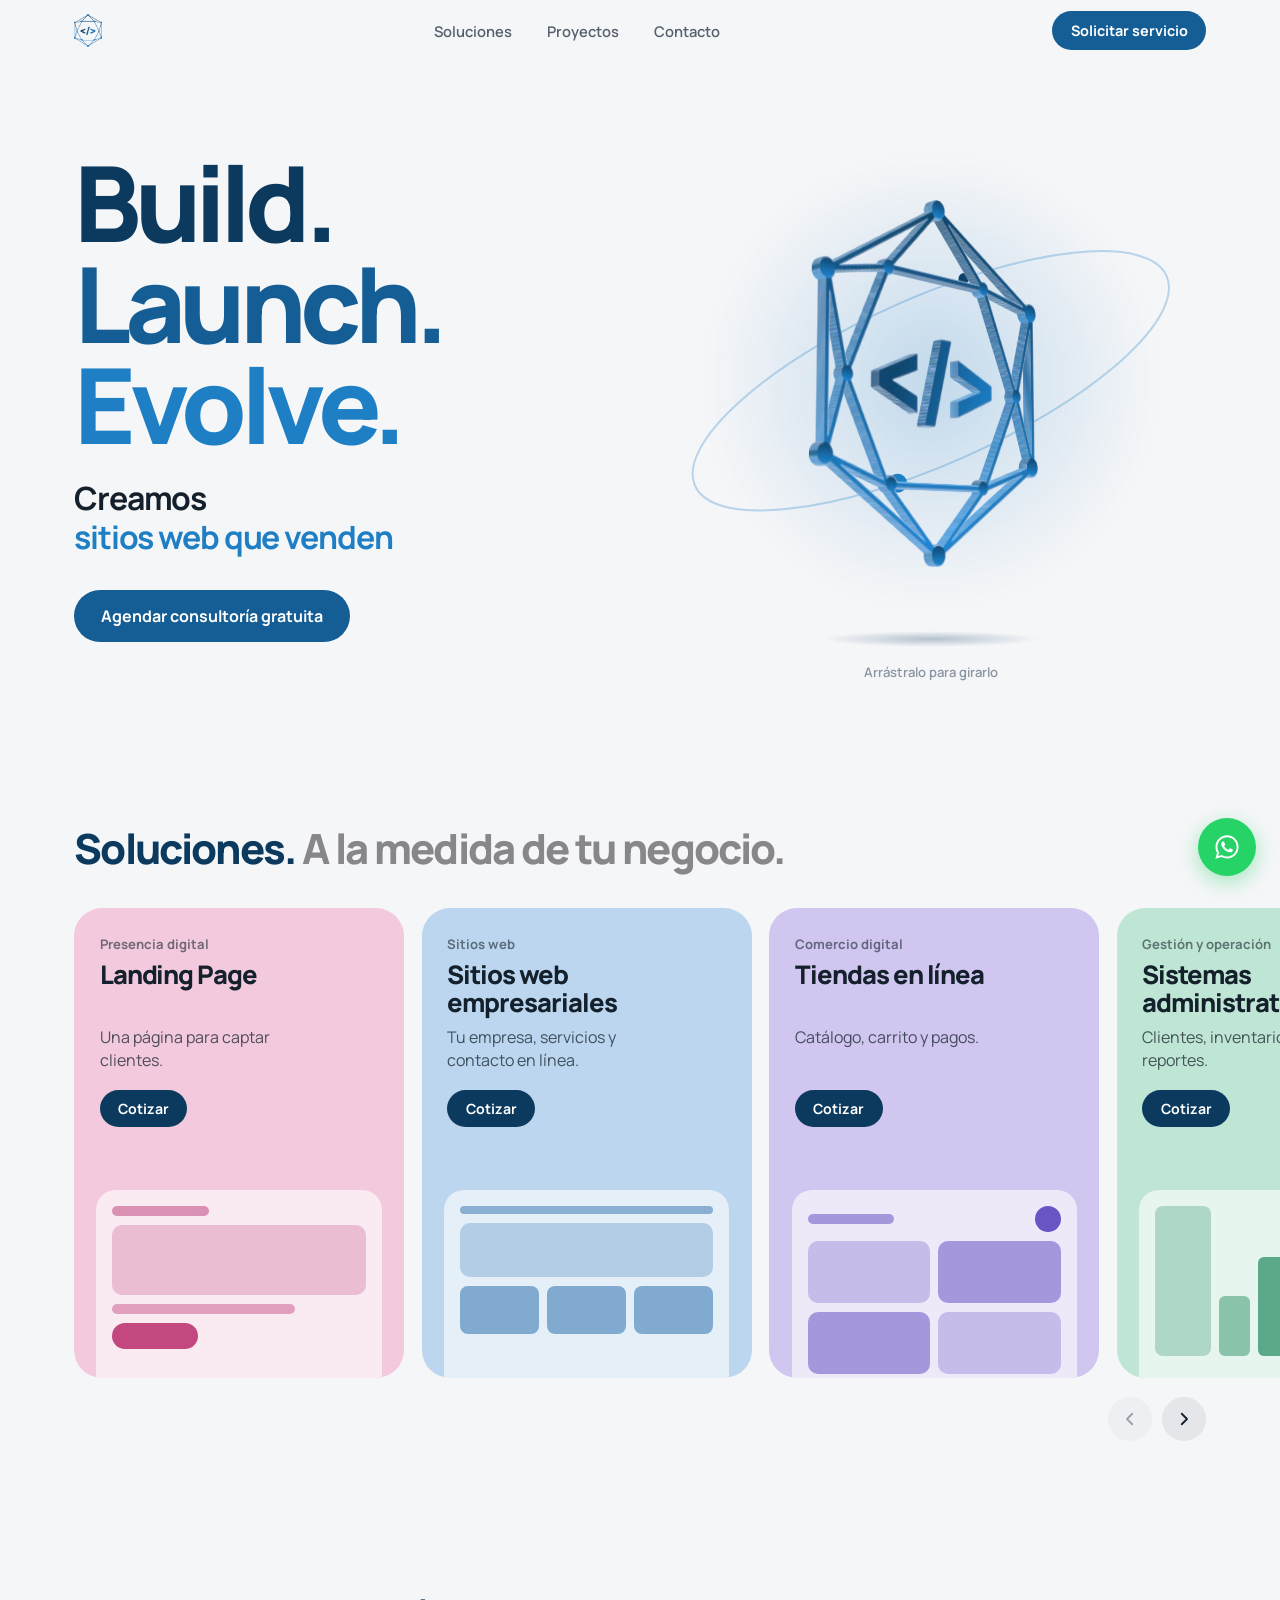
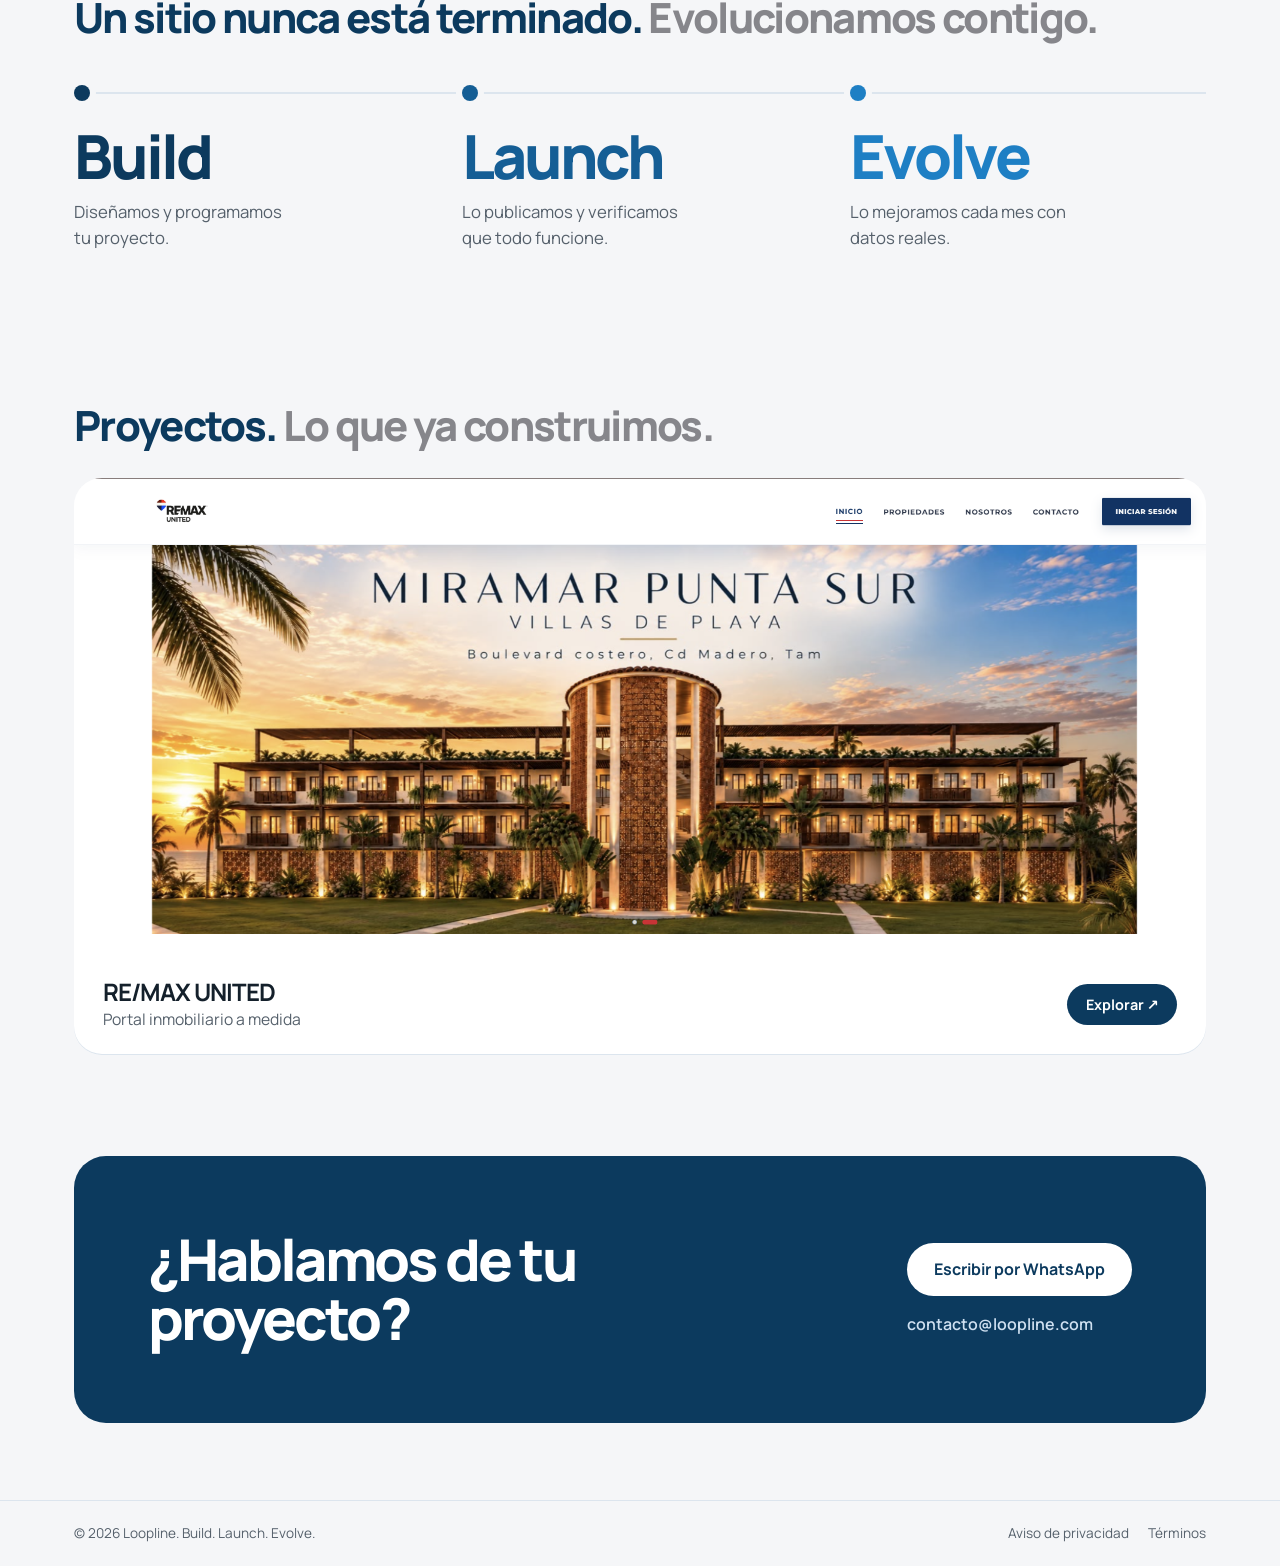
<file: index.html>
<!DOCTYPE html>
<html lang="es">
<head>
<meta charset="UTF-8">
<meta name="viewport" content="width=device-width, initial-scale=1.0">
<title>Iterra | Desarrollo web, software y soluciones digitales</title>
<meta name="description" content="Loopline desarrolla sitios web, tiendas en línea, sistemas empresariales, plataformas digitales y automatizaciones para negocios en México.">
<meta property="og:title" content="Loopline | Desarrollo Web y Sistemas Digitales para Empresas">
<meta property="og:description" content="Desarrollo web, software a medida, comercio electrónico, automatización y soluciones digitales para empresas.">
<meta property="og:image" content="loopline.png">
<meta property="og:type" content="website">
<meta name="robots" content="index,follow,max-image-preview:large">
<meta name="theme-color" content="#0b1b35">
<meta property="og:locale" content="es_MX">
<meta name="twitter:card" content="summary_large_image">
<link rel="canonical" href="https://TU-DOMINIO.mx/">
<meta property="og:url" content="https://TU-DOMINIO.mx/">
<script type="application/ld+json">{"@context": "https://schema.org", "@type": "ProfessionalService", "name": "Loopline", "url": "https://TU-DOMINIO.mx/", "logo": "https://TU-DOMINIO.mx/loopline.png", "image": "https://TU-DOMINIO.mx/loopline.png", "description": "Desarrollo web, tiendas en línea, sistemas empresariales, plataformas digitales y automatizaciones para negocios en México.", "email": "contacto@loopline.com", "telephone": "+528333126947", "slogan": "Build. Launch. Evolve.", "areaServed": [{"@type": "City", "name": "Tampico"}, {"@type": "City", "name": "Ciudad Madero"}, {"@type": "City", "name": "Altamira"}, {"@type": "Country", "name": "México"}], "knowsAbout": ["Desarrollo web", "Tiendas en línea", "Software a la medida", "Automatización"]}</script>

<link rel="icon" href="loopline.png" type="image/png">
<link rel="preconnect" href="https://fonts.googleapis.com">
<link rel="preconnect" href="https://fonts.gstatic.com" crossorigin>
<link href="https://fonts.googleapis.com/css2?family=Manrope:wght@400;500;600;700;800&display=swap" rel="stylesheet">
<link rel="stylesheet" href="styles.css">

</head>
<body>

  <header class="header-marca">
    <div class="header-in">
      <a href="#" class="nombre-marca"><img src="loopline.png" alt=""></a>
      <nav class="nav-links" aria-label="Principal">
        <a href="#soluciones">Soluciones</a>
        <a href="#proyectos" id="nav-proyectos">Proyectos</a>
        <a href="#contacto">Contacto</a>
      </nav>
      <a href="#soluciones" class="btn-cotizar">Solicitar servicio</a>
    </div>
  </header>

  <main>
    <section class="hero">
      <div class="hero-texto">
        <h1 id="hero-h1"><span class="w1">Build.</span><span class="w2">Launch.</span><span class="w3">Evolve.</span></h1>
        <p id="hero-p">Creamos <span class="rota" id="rota">sitios web que venden</span></p>
        <a href="#contacto" class="btn-primario" data-solicitar="consultoria">Agendar consultoría gratuita</a>
      </div>
      <div class="logo3d-stage" id="logo3d-stage" tabindex="0" role="img" aria-label="Logo de Loopline en 3D. Arrástralo o usa las flechas del teclado para girarlo.">
        <div class="logo3d-escena" id="logo3d-escena">
          <div class="logo3d-aura" aria-hidden="true"></div>
          <div class="logo3d" id="logo3d"><img src="loopline.png" alt=""></div>
          <svg class="orbita" viewBox="0 0 400 400" aria-hidden="true">
            <g transform="rotate(-24 200 200)">
              <ellipse cx="200" cy="200" rx="192" ry="62" fill="none" stroke="#1E7FC4" stroke-opacity=".28" stroke-width="1.5"/>
              <circle r="7" fill="#1E7FC4"><animateMotion dur="9s" repeatCount="indefinite" path="M8,200 a192,62 0 1,0 384,0 a192,62 0 1,0 -384,0"/></circle>
              <circle r="4" fill="#0C3A5E"><animateMotion dur="9s" begin="-4.5s" repeatCount="indefinite" path="M8,200 a192,62 0 1,0 384,0 a192,62 0 1,0 -384,0"/></circle>
            </g>
          </svg>
        </div>
        <div class="logo3d-sombra" aria-hidden="true"></div>
        <div class="logo3d-pista" aria-hidden="true">Arrástralo para girarlo</div>
      </div>
    </section>

    <section class="soluciones" id="soluciones">
      <h2 class="sec-titulo"><b>Soluciones.</b> A la medida de tu negocio.</h2>
      <div class="sv-track" id="sv-track" tabindex="-1">
      <article class="sv-card" style="--bg:#F2C9DD;--c:#C2487F">
        <div class="sv-cat">Presencia digital</div>
        <h3>Landing Page</h3>
        <p class="sv-desc">Una página para captar clientes.</p>
        <button type="button" class="sv-cta" data-cotizar="Landing Page">Cotizar</button>
        <div class="sv-vis v1" aria-hidden="true"><i style="--w:38%;--o:.55"></i><i style="--h:70px;--o:.28;--r:10px"></i><i style="--w:72%;--o:.45"></i><i style="--w:34%;--h:26px;--r:99px"></i></div>
      </article>
      <article class="sv-card" style="--bg:#BBD6EE;--c:#2F73B0">
        <div class="sv-cat">Sitios web</div>
        <h3>Sitios web empresariales</h3>
        <p class="sv-desc">Tu empresa, servicios y contacto en línea.</p>
        <button type="button" class="sv-cta" data-cotizar="Sitios web empresariales">Cotizar</button>
        <div class="sv-vis v2" aria-hidden="true"><i style="--h:8px;--o:.5"></i><i style="--h:54px;--o:.28;--r:10px"></i><div class="row"><i style="--h:48px;--o:.55;--r:8px"></i><i style="--h:48px;--o:.55;--r:8px"></i><i style="--h:48px;--o:.55;--r:8px"></i></div></div>
      </article>
      <article class="sv-card" style="--bg:#D0C6F0;--c:#6B55C4">
        <div class="sv-cat">Comercio digital</div>
        <h3>Tiendas en línea</h3>
        <p class="sv-desc">Catálogo, carrito y pagos.</p>
        <button type="button" class="sv-cta" data-cotizar="Tiendas en línea">Cotizar</button>
        <div class="sv-vis v3" aria-hidden="true"><div class="row" style="--al:center;--jc:space-between"><i style="--w:34%;--f:0 0 auto;--o:.55"></i><i style="--w:26px;--h:26px;--r:50%;--f:0 0 auto"></i></div><div class="row"><i style="--h:62px;--o:.3;--r:10px"></i><i style="--h:62px;--o:.55;--r:10px"></i></div><div class="row"><i style="--h:62px;--o:.55;--r:10px"></i><i style="--h:62px;--o:.3;--r:10px"></i></div></div>
      </article>
      <article class="sv-card" style="--bg:#BFE6D4;--c:#2E9168">
        <div class="sv-cat">Gestión y operación</div>
        <h3>Sistemas administrativos</h3>
        <p class="sv-desc">Clientes, inventario y reportes.</p>
        <button type="button" class="sv-cta" data-cotizar="Sistemas administrativos">Cotizar</button>
        <div class="sv-vis v4" aria-hidden="true"><div class="row" style="height:150px"><i style="--f:0 0 22%;--h:auto;--o:.3;--r:8px"></i><div class="row" style="flex:1;--al:flex-end"><i style="--h:40%;--o:.5"></i><i style="--h:66%;--o:.75"></i><i style="--h:48%;--o:.5"></i><i style="--h:90%"></i><i style="--h:72%;--o:.75"></i></div></div></div>
      </article>
      <article class="sv-card" style="--bg:#F7D6BB;--c:#D2742B">
        <div class="sv-cat">Agenda en línea</div>
        <h3>Sistemas de reservaciones</h3>
        <p class="sv-desc">Citas y reservas en línea.</p>
        <button type="button" class="sv-cta" data-cotizar="Sistemas de reservaciones">Cotizar</button>
        <div class="sv-vis v5" aria-hidden="true"><i style="--w:40%;--o:.55"></i><div class="cal"><i></i><i></i><i></i><i class="mid"></i><i></i><i></i><i></i><i></i><i></i><i class="on"></i><i></i><i></i><i></i><i></i><i></i><i></i><i class="on"></i><i></i><i></i><i></i><i></i><i></i><i class="mid"></i><i></i><i></i><i></i><i></i><i></i></div></div>
      </article>
      <article class="sv-card" style="--bg:#F3E5AB;--c:#B8921A">
        <div class="sv-cat">Desarrollo especializado</div>
        <h3>Plataformas y sistemas personalizados</h3>
        <p class="sv-desc">Aplicaciones web a tu medida.</p>
        <button type="button" class="sv-cta" data-cotizar="Plataformas y sistemas personalizados">Cotizar</button>
        <div class="sv-vis v6" aria-hidden="true"><i style="--x:0;--y:0;--o:.22"></i><i style="--x:22;--y:26;--o:.45"></i><i style="--x:44;--y:52;--o:.9"></i></div>
      </article>
      <article class="sv-card" style="--bg:#CDD8E4;--c:#4B6480">
        <div class="sv-cat">Soporte continuo</div>
        <h3>Mantenimiento web</h3>
        <p class="sv-desc">Respaldos, seguridad y soporte.</p>
        <button type="button" class="sv-cta" data-cotizar="Mantenimiento web">Cotizar</button>
        <div class="sv-vis v7" aria-hidden="true"><div class="row" style="--al:center"><i style="--w:28px;--h:28px;--r:50%;--f:0 0 auto"></i><i style="--w:55%;--f:0 0 auto;--o:.5"></i></div><div class="row" style="--al:center;--jc:space-between"><i style="--w:52%;--f:0 0 auto;--o:.4"></i><i class="tog" style="--w:38px;--h:20px;--r:99px;--f:0 0 auto"></i></div><div class="row" style="--al:center;--jc:space-between"><i style="--w:44%;--f:0 0 auto;--o:.4"></i><i class="tog" style="--w:38px;--h:20px;--r:99px;--f:0 0 auto"></i></div><div class="row" style="--al:center;--jc:space-between"><i style="--w:60%;--f:0 0 auto;--o:.4"></i><i class="tog off" style="--w:38px;--h:20px;--r:99px;--f:0 0 auto"></i></div></div>
      </article>
      </div>
      <div class="sv-controles">
        <button type="button" class="sv-nav" id="sv-prev" aria-label="Ver soluciones anteriores"><svg viewBox="0 0 24 24" fill="none" stroke="currentColor" stroke-width="2.4" stroke-linecap="round" stroke-linejoin="round" aria-hidden="true"><path d="M15 5l-7 7 7 7"/></svg></button>
        <button type="button" class="sv-nav" id="sv-next" aria-label="Ver más soluciones"><svg viewBox="0 0 24 24" fill="none" stroke="currentColor" stroke-width="2.4" stroke-linecap="round" stroke-linejoin="round" aria-hidden="true"><path d="M9 5l7 7-7 7"/></svg></button>
      </div>
    </section>

    <section class="ciclo" id="nosotros">
      <div class="wrap">
        <h2 class="sec-titulo"><b>Un sitio nunca está terminado.</b> Evolucionamos contigo.</h2>
        <ol class="ciclo-lista">
          <li><strong>Build</strong><p>Diseñamos y programamos tu proyecto.</p></li>
          <li><strong>Launch</strong><p>Lo publicamos y verificamos que todo funcione.</p></li>
          <li><strong>Evolve</strong><p>Lo mejoramos cada mes con datos reales.</p></li>
        </ol>
      </div>
    </section>

    <section class="proyectos" id="proyectos">
      <div class="wrap">
        <h2 class="sec-titulo"><b>Proyectos.</b> Lo que ya construimos.</h2>
        <div id="proyectos-grid"></div>
      </div>
    </section>

    <section class="contacto" id="contacto">
      <div class="wrap">
        <div class="contacto-card">
          <h2>¿Hablamos de tu proyecto?</h2>
          <div class="contacto-acciones">
            <a class="btn-primario btn-claro" href="https://wa.me/528333126947?text=Hola%20Loopline%2C%20quiero%20hablar%20sobre%20un%20proyecto." target="_blank" rel="noopener">Escribir por WhatsApp</a>
            <a class="contacto-email" href="mailto:contacto@loopline.com">contacto@loopline.com</a>
          </div>
        </div>
      </div>
    </section>
  </main>

  <dialog id="dlg-solicitud" class="dlg dlg-solicitud" aria-labelledby="solicitud-titulo">
    <form id="form-solicitud" novalidate>
      <button type="button" class="dlg-x" id="solicitud-cerrar" aria-label="Cerrar">×</button>
      <header class="solicitud-cabecera"><div class="solicitud-marca"><img src="loopline.png" alt="Loopline" class="solicitud-logo"><div><span class="solicitud-kicker">LOOPLINE</span><span class="solicitud-tagline">SOLUCIONES DIGITALES</span></div></div><span class="solicitud-sin-costo">Sin compromiso</span></header>
      <div class="solicitud-intro"><p class="solicitud-eyebrow">COTIZACIÓN PERSONALIZADA</p><h3 id="solicitud-titulo">Cuéntanos sobre tu proyecto</h3><p class="dlg-resumen">Completa tus datos y prepara tu solicitud para enviarla a nuestro equipo.</p></div>
      <input type="hidden" id="solicitud-tipo" name="tipo_solicitud" value="cotizacion"><input type="hidden" id="solicitud-interes" name="interes">
      <div class="solicitud-grid">
        <div class="campo"><label for="sol-nombre">Nombre *</label><input id="sol-nombre" name="nombre" required maxlength="80" autocomplete="given-name" placeholder=" "></div>
        <div class="campo"><label for="sol-apellido">Apellido *</label><input id="sol-apellido" name="apellido" required maxlength="100" autocomplete="family-name" placeholder=" "></div>
        <div class="campo full"><label for="sol-empresa">Nombre de la empresa o negocio *</label><input id="sol-empresa" name="empresa" required maxlength="160" autocomplete="organization" placeholder=" "></div>
        <div class="campo full"><label for="sol-giro">Descripción breve del negocio *</label><textarea id="sol-giro" name="descripcion_negocio" required maxlength="1200" rows="3" placeholder="Cuéntanos brevemente a qué se dedica tu negocio."></textarea></div>
        <div class="campo"><label for="sol-correo">Correo electrónico *</label><input id="sol-correo" name="correo" type="email" required maxlength="200" autocomplete="email" placeholder=" "></div>
        <div class="campo"><label for="sol-whatsapp">Número de teléfono / WhatsApp *</label><input id="sol-whatsapp" name="whatsapp" type="tel" required maxlength="40" autocomplete="tel" placeholder="+52..."></div>
        <div class="campo full"><label for="sol-detalles">¿Qué servicio necesitas y qué te gustaría lograr? *</label><textarea id="sol-detalles" name="detalles" required maxlength="2500" rows="4" placeholder="Describe brevemente lo que necesitas."></textarea></div>
      </div>
      <p class="solicitud-privacidad">Usamos tus datos solo para dar seguimiento a tu cotización. Al enviarla, se abre WhatsApp con tu solicitud.</p>
      <label class="solicitud-consent"><input type="checkbox" id="sol-consentimiento" name="consentimiento" required> <span>He leído el <a href="privacidad.html" target="_blank" rel="noopener">Aviso de privacidad</a> y acepto el tratamiento de mis datos para recibir mi cotización. *</span></label>
      <button type="submit" class="btn-enviar" id="solicitud-enviar">Enviar cotización</button>
    </form><p class="form-estado" id="solicitud-estado" role="status" aria-live="polite"></p>
  </dialog>

  <footer class="footer">
    <div class="footer-inner">
      <span>© <span id="anio"></span> Loopline. Build. Launch. Evolve.</span>
      <span><a href="privacidad.html">Aviso de privacidad</a><a href="terminos.html">Términos</a></span>
    </div>
  </footer>

  <a id="wa-flotante" href="https://wa.me/528333126947?text=Hola%20Loopline%2C%20quiero%20hablar%20sobre%20un%20proyecto%20para%20mi%20empresa" class="btn-whatsapp" target="_blank" rel="noopener" aria-label="Escríbenos por WhatsApp">
    <svg viewBox="0 0 24 24" fill="white" aria-hidden="true"><path d="M12.04 2C6.58 2 2.13 6.45 2.13 11.91c0 1.75.46 3.45 1.32 4.95L2.05 22l5.25-1.38a9.87 9.87 0 0 0 4.74 1.21h.01c5.46 0 9.9-4.45 9.9-9.91 0-2.65-1.03-5.14-2.9-7.01A9.82 9.82 0 0 0 12.04 2zm0 18.13h-.01a8.2 8.2 0 0 1-4.18-1.14l-.3-.18-3.12.82.83-3.04-.2-.31a8.22 8.22 0 0 1-1.26-4.37c0-4.54 3.7-8.24 8.25-8.24 2.2 0 4.27.86 5.83 2.42a8.18 8.18 0 0 1 2.41 5.83c0 4.54-3.7 8.21-8.25 8.21zm4.52-6.16c-.25-.12-1.47-.72-1.69-.81-.23-.08-.39-.12-.56.13-.17.25-.64.81-.78.97-.14.17-.29.19-.54.06-.25-.12-1.04-.38-1.99-1.22-.73-.66-1.23-1.46-1.37-1.71-.14-.25-.02-.38.11-.51.11-.11.25-.29.37-.43.12-.14.16-.25.25-.41.08-.17.04-.31-.02-.43-.06-.12-.56-1.35-.77-1.85-.2-.48-.41-.42-.56-.43-.14-.01-.31-.01-.48-.01-.17 0-.43.06-.66.31-.23.25-.86.84-.86 2.05 0 1.21.88 2.38 1 2.54.12.17 1.74 2.65 4.21 3.72.59.25 1.05.4 1.41.52.59.19 1.13.16 1.56.1.48-.07 1.47-.6 1.67-1.18.21-.58.21-1.07.14-1.18-.06-.1-.23-.16-.48-.28z"/></svg>
  </a>

  <script src="site.js" defer></script>
  <script src="cotizaciones.js" defer></script>

</body>
</html>
</file>
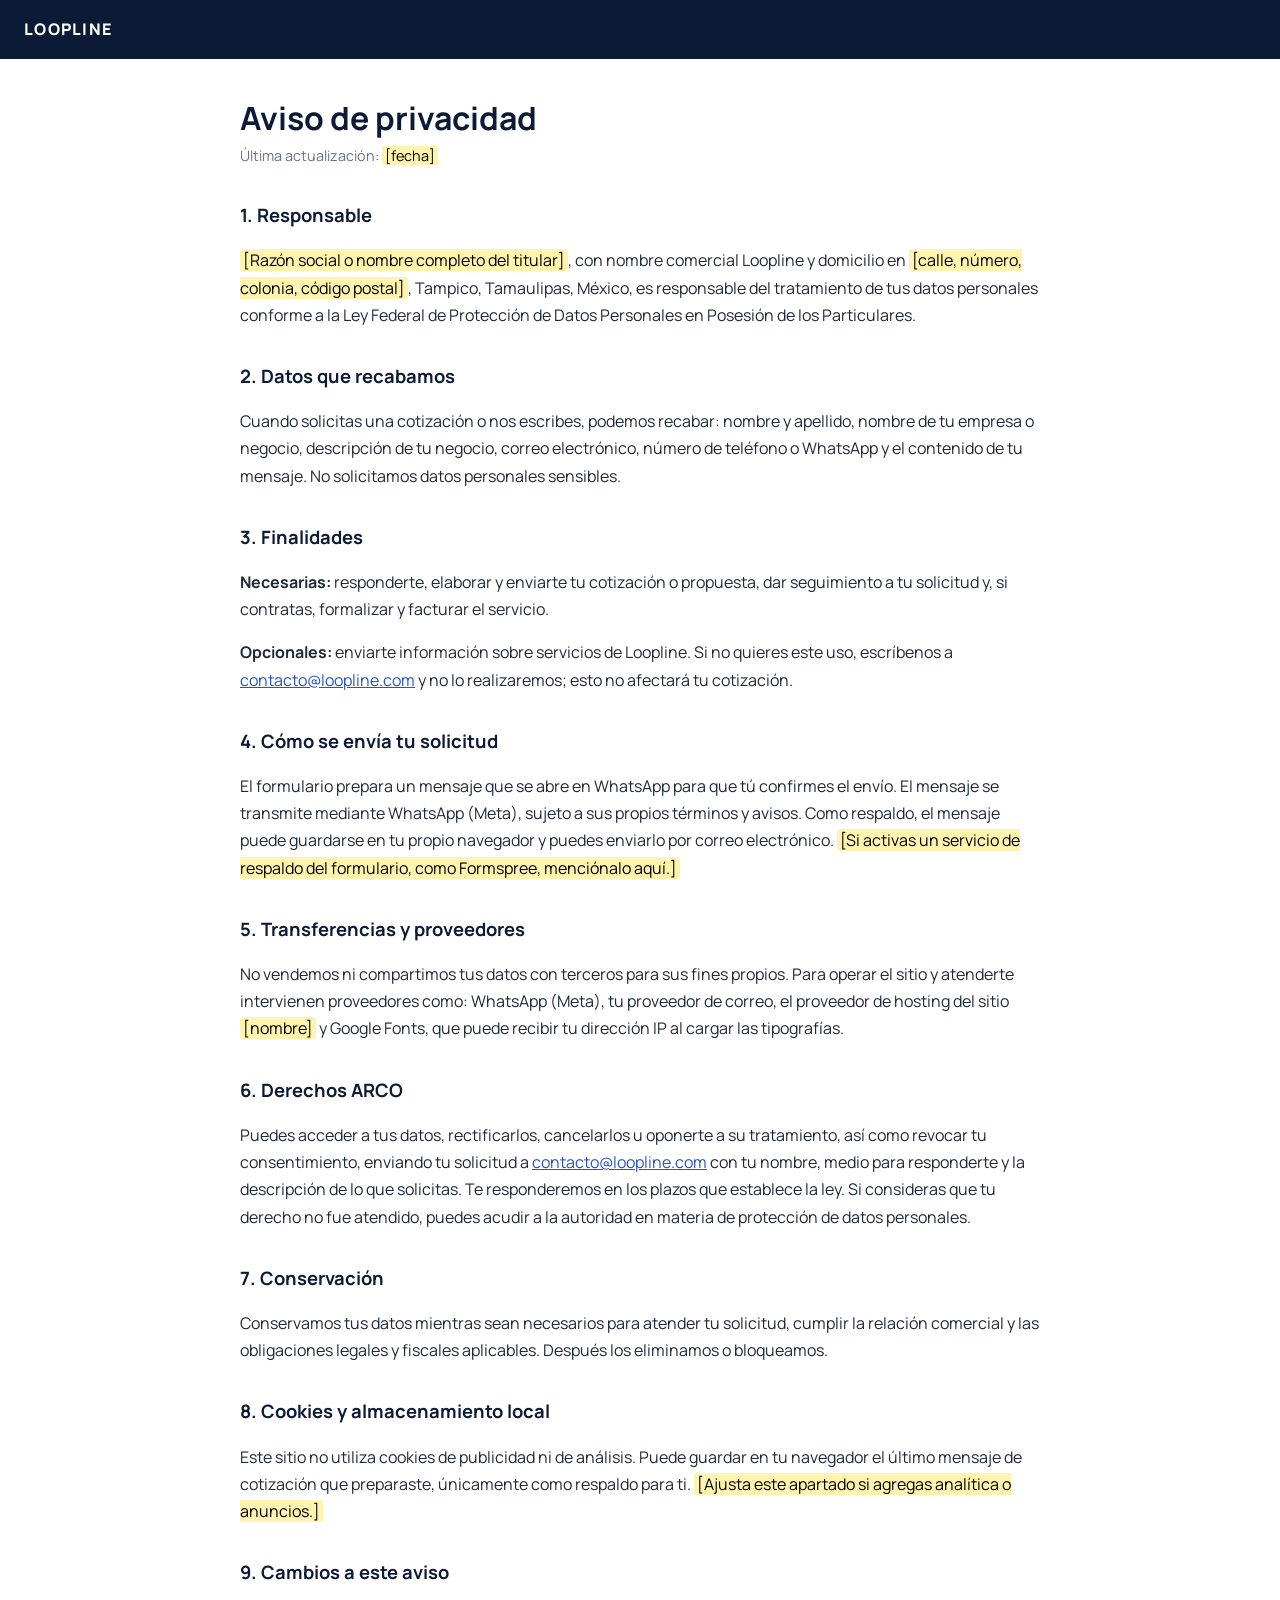
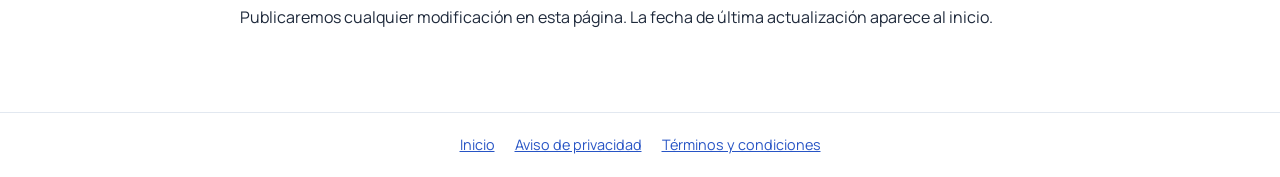
<file: privacidad.html>
<!DOCTYPE html>
<html lang="es">
<head>
<meta charset="UTF-8">
<meta name="viewport" content="width=device-width, initial-scale=1.0">
<title>Aviso de privacidad | Loopline</title>
<meta name="description" content="Aviso de privacidad de Loopline.">
<meta name="robots" content="index,follow">
<link rel="canonical" href="https://TU-DOMINIO.mx/privacidad.html">
<link rel="icon" href="loopline.png" type="image/png">
<link rel="preconnect" href="https://fonts.googleapis.com">
<link rel="preconnect" href="https://fonts.gstatic.com" crossorigin>
<link href="https://fonts.googleapis.com/css2?family=Manrope:wght@400;600;700;800&display=swap" rel="stylesheet">
<style>
body{margin:0;font:16px/1.7 Manrope,system-ui,sans-serif;color:#1e293b;background:#fff}
header{background:#0b1b35;padding:16px 24px}header a{color:#fff;font-weight:800;letter-spacing:.08em;text-decoration:none}
main{max-width:800px;margin:0 auto;padding:40px 24px 64px}
h1{font-size:2rem;line-height:1.2;margin:0 0 6px;color:#0b1b35}h2{font-size:1.15rem;margin:32px 0 8px;color:#0b1b35}
.fecha{color:#64748b;font-size:.9rem;margin:0 0 24px}a{color:#2754c5}ul{padding-left:20px}
mark{background:#fff3b0;padding:0 3px;border-radius:3px}
footer{border-top:1px solid #e2e8f0;padding:20px 24px;text-align:center;font-size:.9rem;color:#64748b}footer a{margin:0 10px}
</style>
</head>
<body>
<header><a href="index.html">LOOPLINE</a></header>
<main>
<h1>Aviso de privacidad</h1>
<p class="fecha">Última actualización: <mark>[fecha]</mark></p>
<h2>1. Responsable</h2><p><mark>[Razón social o nombre completo del titular]</mark>, con nombre comercial Loopline y domicilio en <mark>[calle, número, colonia, código postal]</mark>, Tampico, Tamaulipas, México, es responsable del tratamiento de tus datos personales conforme a la Ley Federal de Protección de Datos Personales en Posesión de los Particulares.</p><h2>2. Datos que recabamos</h2><p>Cuando solicitas una cotización o nos escribes, podemos recabar: nombre y apellido, nombre de tu empresa o negocio, descripción de tu negocio, correo electrónico, número de teléfono o WhatsApp y el contenido de tu mensaje. No solicitamos datos personales sensibles.</p><h2>3. Finalidades</h2><p><b>Necesarias:</b> responderte, elaborar y enviarte tu cotización o propuesta, dar seguimiento a tu solicitud y, si contratas, formalizar y facturar el servicio.</p><p><b>Opcionales:</b> enviarte información sobre servicios de Loopline. Si no quieres este uso, escríbenos a <a href="mailto:contacto@loopline.com">contacto@loopline.com</a> y no lo realizaremos; esto no afectará tu cotización.</p><h2>4. Cómo se envía tu solicitud</h2><p>El formulario prepara un mensaje que se abre en WhatsApp para que tú confirmes el envío. El mensaje se transmite mediante WhatsApp (Meta), sujeto a sus propios términos y avisos. Como respaldo, el mensaje puede guardarse en tu propio navegador y puedes enviarlo por correo electrónico. <mark>[Si activas un servicio de respaldo del formulario, como Formspree, menciónalo aquí.]</mark></p><h2>5. Transferencias y proveedores</h2><p>No vendemos ni compartimos tus datos con terceros para sus fines propios. Para operar el sitio y atenderte intervienen proveedores como: WhatsApp (Meta), tu proveedor de correo, el proveedor de hosting del sitio <mark>[nombre]</mark> y Google Fonts, que puede recibir tu dirección IP al cargar las tipografías.</p><h2>6. Derechos ARCO</h2><p>Puedes acceder a tus datos, rectificarlos, cancelarlos u oponerte a su tratamiento, así como revocar tu consentimiento, enviando tu solicitud a <a href="mailto:contacto@loopline.com">contacto@loopline.com</a> con tu nombre, medio para responderte y la descripción de lo que solicitas. Te responderemos en los plazos que establece la ley. Si consideras que tu derecho no fue atendido, puedes acudir a la autoridad en materia de protección de datos personales.</p><h2>7. Conservación</h2><p>Conservamos tus datos mientras sean necesarios para atender tu solicitud, cumplir la relación comercial y las obligaciones legales y fiscales aplicables. Después los eliminamos o bloqueamos.</p><h2>8. Cookies y almacenamiento local</h2><p>Este sitio no utiliza cookies de publicidad ni de análisis. Puede guardar en tu navegador el último mensaje de cotización que preparaste, únicamente como respaldo para ti. <mark>[Ajusta este apartado si agregas analítica o anuncios.]</mark></p><h2>9. Cambios a este aviso</h2><p>Publicaremos cualquier modificación en esta página. La fecha de última actualización aparece al inicio.</p>
</main>
<footer><a href="index.html">Inicio</a><a href="privacidad.html">Aviso de privacidad</a><a href="terminos.html">Términos y condiciones</a></footer>
</body>
</html>
</file>
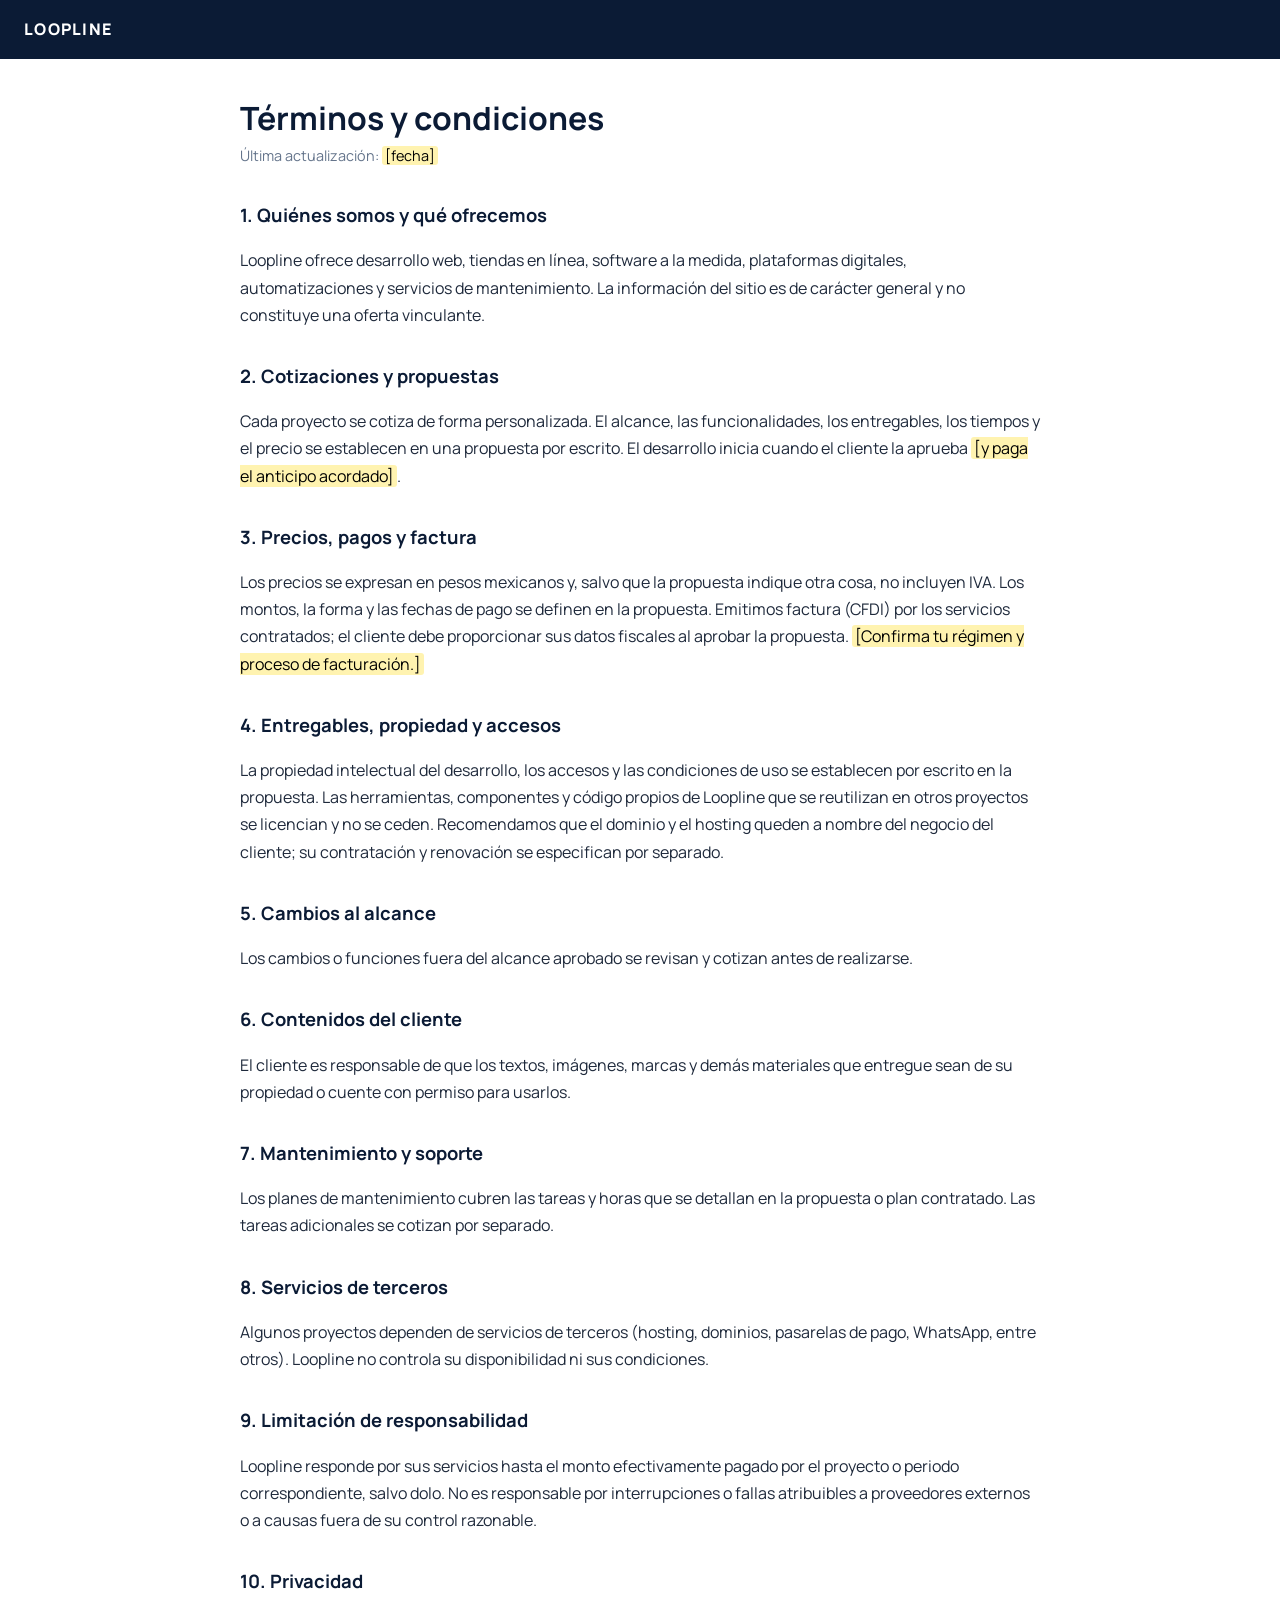
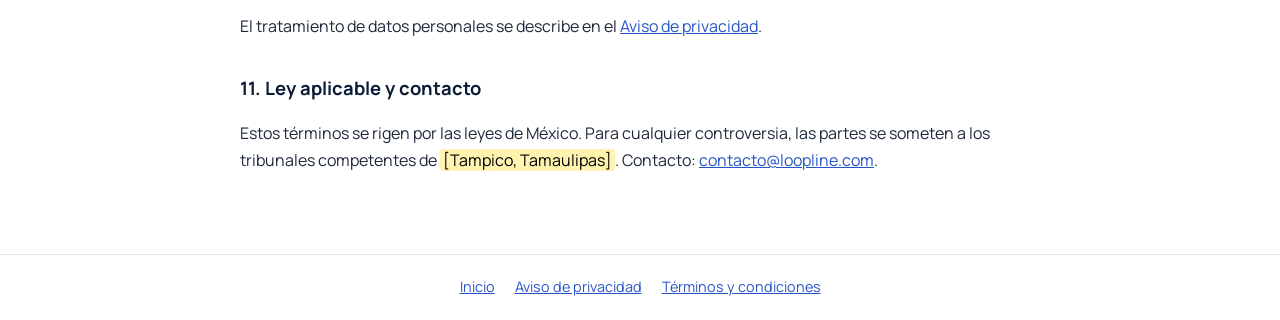
<file: terminos.html>
<!DOCTYPE html>
<html lang="es">
<head>
<meta charset="UTF-8">
<meta name="viewport" content="width=device-width, initial-scale=1.0">
<title>Términos y condiciones | Loopline</title>
<meta name="description" content="Términos y condiciones de Loopline.">
<meta name="robots" content="index,follow">
<link rel="canonical" href="https://TU-DOMINIO.mx/terminos.html">
<link rel="icon" href="loopline.png" type="image/png">
<link rel="preconnect" href="https://fonts.googleapis.com">
<link rel="preconnect" href="https://fonts.gstatic.com" crossorigin>
<link href="https://fonts.googleapis.com/css2?family=Manrope:wght@400;600;700;800&display=swap" rel="stylesheet">
<style>
body{margin:0;font:16px/1.7 Manrope,system-ui,sans-serif;color:#1e293b;background:#fff}
header{background:#0b1b35;padding:16px 24px}header a{color:#fff;font-weight:800;letter-spacing:.08em;text-decoration:none}
main{max-width:800px;margin:0 auto;padding:40px 24px 64px}
h1{font-size:2rem;line-height:1.2;margin:0 0 6px;color:#0b1b35}h2{font-size:1.15rem;margin:32px 0 8px;color:#0b1b35}
.fecha{color:#64748b;font-size:.9rem;margin:0 0 24px}a{color:#2754c5}ul{padding-left:20px}
mark{background:#fff3b0;padding:0 3px;border-radius:3px}
footer{border-top:1px solid #e2e8f0;padding:20px 24px;text-align:center;font-size:.9rem;color:#64748b}footer a{margin:0 10px}
</style>
</head>
<body>
<header><a href="index.html">LOOPLINE</a></header>
<main>
<h1>Términos y condiciones</h1>
<p class="fecha">Última actualización: <mark>[fecha]</mark></p>
<h2>1. Quiénes somos y qué ofrecemos</h2><p>Loopline ofrece desarrollo web, tiendas en línea, software a la medida, plataformas digitales, automatizaciones y servicios de mantenimiento. La información del sitio es de carácter general y no constituye una oferta vinculante.</p><h2>2. Cotizaciones y propuestas</h2><p>Cada proyecto se cotiza de forma personalizada. El alcance, las funcionalidades, los entregables, los tiempos y el precio se establecen en una propuesta por escrito. El desarrollo inicia cuando el cliente la aprueba <mark>[y paga el anticipo acordado]</mark>.</p><h2>3. Precios, pagos y factura</h2><p>Los precios se expresan en pesos mexicanos y, salvo que la propuesta indique otra cosa, no incluyen IVA. Los montos, la forma y las fechas de pago se definen en la propuesta. Emitimos factura (CFDI) por los servicios contratados; el cliente debe proporcionar sus datos fiscales al aprobar la propuesta. <mark>[Confirma tu régimen y proceso de facturación.]</mark></p><h2>4. Entregables, propiedad y accesos</h2><p>La propiedad intelectual del desarrollo, los accesos y las condiciones de uso se establecen por escrito en la propuesta. Las herramientas, componentes y código propios de Loopline que se reutilizan en otros proyectos se licencian y no se ceden. Recomendamos que el dominio y el hosting queden a nombre del negocio del cliente; su contratación y renovación se especifican por separado.</p><h2>5. Cambios al alcance</h2><p>Los cambios o funciones fuera del alcance aprobado se revisan y cotizan antes de realizarse.</p><h2>6. Contenidos del cliente</h2><p>El cliente es responsable de que los textos, imágenes, marcas y demás materiales que entregue sean de su propiedad o cuente con permiso para usarlos.</p><h2>7. Mantenimiento y soporte</h2><p>Los planes de mantenimiento cubren las tareas y horas que se detallan en la propuesta o plan contratado. Las tareas adicionales se cotizan por separado.</p><h2>8. Servicios de terceros</h2><p>Algunos proyectos dependen de servicios de terceros (hosting, dominios, pasarelas de pago, WhatsApp, entre otros). Loopline no controla su disponibilidad ni sus condiciones.</p><h2>9. Limitación de responsabilidad</h2><p>Loopline responde por sus servicios hasta el monto efectivamente pagado por el proyecto o periodo correspondiente, salvo dolo. No es responsable por interrupciones o fallas atribuibles a proveedores externos o a causas fuera de su control razonable.</p><h2>10. Privacidad</h2><p>El tratamiento de datos personales se describe en el <a href="privacidad.html">Aviso de privacidad</a>.</p><h2>11. Ley aplicable y contacto</h2><p>Estos términos se rigen por las leyes de México. Para cualquier controversia, las partes se someten a los tribunales competentes de <mark>[Tampico, Tamaulipas]</mark>. Contacto: <a href="mailto:contacto@loopline.com">contacto@loopline.com</a>.</p>
</main>
<footer><a href="index.html">Inicio</a><a href="privacidad.html">Aviso de privacidad</a><a href="terminos.html">Términos y condiciones</a></footer>
</body>
</html>
</file>
<file: styles.css>
/* Loopline — diseño minimalista · Build. Launch. Evolve. */
:root {
  --azul: #155E95;
  --azul-vivo: #1E7FC4;
  --azul-prof: #0C3A5E;
  --cielo: #EAF2FA;
  --tinta: #14202B;
  --gris: #55606B;
  --linea: #DCE5EE;
  --blanco: #FFFFFF;
  --fondo: #F5F6F8;
}
html { scroll-behavior: smooth; scroll-padding-top: 4.5rem; }
* { margin: 0; padding: 0; box-sizing: border-box; }
body { font-family: Manrope, system-ui, -apple-system, sans-serif; color: var(--tinta); background: var(--fondo); line-height: 1.5; -webkit-font-smoothing: antialiased; }
img { display: block; max-width: 100%; }
a:focus-visible, button:focus-visible, 
.wrap { max-width: 1180px; margin: 0 auto; padding: 0 1.5rem; }

/* ---- Header ---- */
.header-marca { position: sticky; top: 0; z-index: 100; background: rgba(245,246,248,.82); backdrop-filter: saturate(1.6) blur(14px); -webkit-backdrop-filter: saturate(1.6) blur(14px); transition: box-shadow .2s; }
.header-marca.con-sombra { box-shadow: 0 1px 0 var(--linea); }
.header-in { max-width: 1180px; margin: 0 auto; padding: .7rem 1.5rem; display: flex; align-items: center; justify-content: space-between; gap: 1.5rem; }
.nombre-marca { display: flex; align-items: center; gap: .6rem; font-weight: 800; font-size: 1.2rem; letter-spacing: -.03em; text-decoration: none; color: var(--tinta); perspective: 400px; }
.nombre-marca img { width: 28px; height: auto; transition: transform .9s cubic-bezier(.2,.8,.2,1); }
.nombre-marca:hover img { transform: rotateY(360deg); }
.nav-links { display: flex; gap: 2.2rem; }
.nav-links a { text-decoration: none; font-size: .92rem; font-weight: 600; color: var(--gris); transition: color .15s; }
.nav-links a:hover { color: var(--tinta); }
.btn-cotizar { display: inline-flex; align-items: center; padding: .55rem 1.15rem; border-radius: 999px; background: var(--azul); color: #fff; font-size: .9rem; font-weight: 700; text-decoration: none; transition: background .15s; }
.btn-cotizar:hover { background: var(--azul-prof); }

/* ---- Botones ---- */
.btn-primario { display: inline-flex; align-items: center; justify-content: center; padding: .95rem 1.7rem; border: 0; border-radius: 999px; background: var(--azul); color: #fff; font: 700 1rem Manrope, system-ui, sans-serif; text-decoration: none; cursor: pointer; transition: background .15s, transform .15s; }
.btn-primario:hover { background: var(--azul-prof); transform: translateY(-1px); }
.btn-claro { background: #fff; color: var(--azul-prof); }
.btn-claro:hover { background: var(--cielo); }

/* ---- Hero ---- */
.hero { max-width: 1180px; margin: 0 auto; padding: clamp(1.5rem, 4vw, 3rem) 1.5rem clamp(3rem, 6vw, 5rem); display: grid; grid-template-columns: 1fr 1fr; align-items: center; gap: 2rem; min-height: min(78vh, 700px); }
.hero h1 { font-size: clamp(3.2rem, 8.2vw, 6.8rem); line-height: .96; letter-spacing: -.06em; font-weight: 800; }
.hero h1 span { display: block; }

/* Logo giratorio 3D */
.logo3d-stage { display: flex; flex-direction: column; align-items: center; justify-content: center; gap: 1rem; touch-action: pan-y; cursor: grab; user-select: none; -webkit-user-select: none; border-radius: 24px; }
.logo3d-stage.arrastrando { cursor: grabbing; }
.logo3d { position: relative; grid-area: 1 / 1; width: 58%; aspect-ratio: 685 / 807; transform-style: preserve-3d; will-change: transform; }
.logo3d img { position: absolute; inset: 0; width: 100%; height: 100%; backface-visibility: hidden; -webkit-backface-visibility: hidden; pointer-events: none; -webkit-user-drag: none; }
.logo3d-sombra { margin-top: -2.2rem; width: 40%; height: 16px; border-radius: 50%; background: radial-gradient(ellipse at center, rgba(12,58,94,.28), rgba(12,58,94,0) 70%); }
.logo3d-pista { font-size: .82rem; font-weight: 600; color: #8a95a1; transition: opacity .4s; }
.logo3d-stage.usado .logo3d-pista { opacity: 0; }

.logo3d-escena { position: relative; display: grid; place-items: center; width: clamp(300px, 42vw, 560px); aspect-ratio: 1; perspective: 1100px; will-change: transform; }
.logo3d-aura { grid-area: 1 / 1; width: 86%; aspect-ratio: 1; border-radius: 50%; background: radial-gradient(circle at 50% 50%, rgba(30,127,196,.24), rgba(30,127,196,.08) 45%, rgba(30,127,196,0) 70%); filter: blur(6px); }
.orbita { grid-area: 1 / 1; width: 100%; height: 100%; overflow: visible; pointer-events: none; }
.logo3d-stage { overflow: visible; }

/* Entrada del hero: una sola secuencia al cargar */
@keyframes subir { from { opacity: 0; transform: translateY(.45em); } to { opacity: 1; transform: none; } }
.hero h1 span, .hero p, .hero .btn-primario { animation: subir .9s cubic-bezier(.2,.8,.2,1) both; }
.hero h1 .w2 { animation-delay: .14s; }
.hero h1 .w3 { animation-delay: .28s; }
.hero p { animation-delay: .5s; }
.hero .btn-primario { animation-delay: .62s; }
.logo3d-aura { animation: respirar 6s ease-in-out infinite; }
@keyframes respirar { 0%, 100% { transform: scale(.94); opacity: .85; } 50% { transform: scale(1.04); opacity: 1; } }
@media (prefers-reduced-motion: reduce) { .hero h1 span, .hero p, .hero .btn-primario, .logo3d-aura { animation: none; } }

/* ---- Títulos de sección ---- */
.sec-titulo { max-width: 1180px; margin: 0 auto 1.8rem; padding: 0 1.5rem; font-size: clamp(1.7rem, 3.4vw, 2.6rem); font-weight: 800; letter-spacing: -.04em; line-height: 1.1; color: #86868b; }
.sec-titulo b { color: var(--azul-prof); font-weight: 800; }
.wrap > .sec-titulo { padding: 0; margin-left: 0; margin-right: 0; }

/* ---- Soluciones: carrusel de tarjetas ---- */
.soluciones { padding: clamp(2.5rem, 5vw, 4rem) 0 clamp(2.5rem, 5vw, 4rem); }
.sv-track { display: flex; gap: 1.1rem; overflow-x: auto; scroll-snap-type: x mandatory; padding: .5rem max(1.5rem, calc((100% - 1180px) / 2 + 1.5rem)) 1.2rem; scroll-padding-inline: max(1.5rem, calc((100% - 1180px) / 2 + 1.5rem)); scrollbar-width: none; -webkit-overflow-scrolling: touch; }
.sv-track::-webkit-scrollbar { display: none; }
.sv-card { position: relative; flex: 0 0 clamp(275px, 26vw, 330px); min-height: 470px; display: flex; flex-direction: column; align-items: flex-start; padding: 1.7rem 1.6rem 0; border-radius: 28px; background: var(--bg); overflow: hidden; scroll-snap-align: start; isolation: isolate; }
.sv-cat { margin-bottom: .4rem; font-size: .82rem; font-weight: 700; color: rgba(20,32,43,.58); }
.sv-card h3 { min-height: 2.16em; font-size: 1.6rem; line-height: 1.08; letter-spacing: -.04em; font-weight: 800; color: var(--tinta); }
.sv-desc { min-height: 2.8em; margin-top: .6rem; max-width: 22ch; font-size: 1rem; line-height: 1.4; color: rgba(20,32,43,.74); }
.sv-cta { margin-top: 1.2rem; padding: .55rem 1.15rem; border: 0; border-radius: 999px; background: var(--azul-prof); color: #fff; font: 700 .88rem Manrope, system-ui, sans-serif; cursor: pointer; transition: background .15s, transform .15s; }
.sv-cta:hover { background: var(--azul); transform: translateY(-1px); }

.sv-vis { position: absolute; left: 1.4rem; right: 1.4rem; bottom: -2.6rem; height: 230px; padding: 16px 16px 0; display: flex; flex-direction: column; gap: 9px; border-radius: 20px 20px 0 0; background: rgba(255,255,255,.62); transition: transform .4s cubic-bezier(.2,.8,.2,1); z-index: -1; }
.sv-card:hover .sv-vis { transform: translateY(-12px); }
.sv-vis i { display: block; width: var(--w, 100%); height: var(--h, 10px); border-radius: var(--r, 6px); background: var(--c); opacity: var(--o, 1); }
.sv-vis .row { display: flex; gap: 8px; align-items: var(--al, stretch); justify-content: var(--jc, flex-start); }
.sv-vis .row i { width: var(--w, auto); flex: var(--f, 1 1 0); }
.sv-vis .cal { display: grid; grid-template-columns: repeat(7, 1fr); gap: 7px; }
.sv-vis .cal i { --h: 20px; --o: .2; width: auto; }
.sv-vis .cal i.on { --o: 1; }
.sv-vis .cal i.mid { --o: .5; }
.sv-vis.v6 { display: block; position: absolute; }
.sv-vis.v6 i { position: absolute; left: calc(var(--x) * 1px); top: calc(var(--y) * 1px); width: 68%; height: 96px; border-radius: 12px; box-shadow: 0 8px 20px rgba(20,32,43,.08); }
.sv-vis .tog { position: relative; }
.sv-vis .tog::after { content: ""; position: absolute; right: 3px; top: 3px; width: 14px; height: 14px; border-radius: 50%; background: #fff; }
.sv-vis .tog.off { --o: .28; }
.sv-vis .tog.off::after { right: auto; left: 3px; }

.sv-controles { max-width: 1180px; margin: 0 auto; padding: 0 1.5rem; display: flex; justify-content: flex-end; gap: .6rem; }
.sv-nav { display: grid; place-items: center; width: 44px; height: 44px; border: 0; border-radius: 50%; background: #e4e6ea; color: var(--tinta); cursor: pointer; transition: background .15s, opacity .15s; }
.sv-nav:hover:not(:disabled) { background: #d6d9de; }
.sv-nav:disabled { opacity: .4; cursor: default; }
.sv-nav svg { width: 18px; height: 18px; }

/* ---- Ciclo Build · Launch · Evolve ---- */
.ciclo { padding: clamp(3rem, 7vw, 6rem) 0; }
.ciclo-lista { list-style: none; display: grid; grid-template-columns: repeat(3, 1fr); gap: 2rem; margin-top: 3.2rem; border-top: 2px solid var(--linea); }
.ciclo-lista li { position: relative; padding-top: 2rem; }
.ciclo-lista li::before { content: ""; position: absolute; top: -9px; left: 0; width: 16px; height: 16px; border-radius: 50%; background: var(--p); box-shadow: 0 0 0 6px var(--fondo); }
.ciclo-lista li:nth-child(1) { --p: var(--azul-prof); }
.ciclo-lista li:nth-child(2) { --p: var(--azul); }
.ciclo-lista li:nth-child(3) { --p: var(--azul-vivo); }
.ciclo-lista strong { display: block; font-size: clamp(2.3rem, 5vw, 3.8rem); line-height: 1; letter-spacing: -.05em; font-weight: 800; color: var(--p); }
.ciclo-lista p { margin-top: .8rem; max-width: 22ch; font-size: 1.05rem; color: var(--gris); }

/* ---- Proyectos ---- */
.proyectos { padding: clamp(2.5rem, 5vw, 4rem) 0; }
.proyecto { display: block; overflow: hidden; border-radius: 28px; background: #fff; color: inherit; text-decoration: none; box-shadow: 0 1px 0 var(--linea); }
.proyecto-img { overflow: hidden; margin: 0; background: var(--cielo); }
.proyecto-img img { width: 100%; height: auto; aspect-ratio: 1890 / 797; object-fit: cover; transition: transform .6s cubic-bezier(.2,.8,.2,1); }
.proyecto:hover .proyecto-img img { transform: scale(1.025); }
.proyecto-info { display: flex; align-items: center; justify-content: space-between; gap: 1rem; padding: 1.4rem 1.8rem; }
.proyecto h3 { font-size: 1.5rem; letter-spacing: -.04em; line-height: 1.15; }
.proyecto-info p { margin-top: .15rem; font-size: .98rem; color: var(--gris); }
.proyecto-link { flex: none; padding: .6rem 1.15rem; border-radius: 999px; background: var(--azul-prof); color: #fff; font-size: .9rem; font-weight: 700; transition: background .15s; }
.proyecto:hover .proyecto-link { background: var(--azul); }

/* ---- Contacto ---- */
.contacto { padding: clamp(1.5rem, 3vw, 2.5rem) 0 clamp(3rem, 6vw, 5rem); }
.contacto-card { display: flex; flex-wrap: wrap; align-items: center; justify-content: space-between; gap: 2rem; padding: clamp(2.2rem, 6vw, 4.6rem); border-radius: 32px; background: var(--azul-prof); color: #fff; }
.contacto-card h2 { max-width: 13ch; font-size: clamp(2.1rem, 5vw, 3.6rem); line-height: 1.04; letter-spacing: -.05em; font-weight: 800; }
.contacto-acciones { display: flex; flex-direction: column; align-items: flex-start; gap: 1rem; }
.contacto-email { color: #cfe0f1; font-weight: 600; text-decoration: none; }
.contacto-email:hover { color: #fff; text-decoration: underline; }

/* ---- Footer y WhatsApp ---- */
.footer { border-top: 1px solid var(--linea); }
.footer-inner { max-width: 1180px; margin: 0 auto; padding: 1.4rem 1.5rem; display: flex; flex-wrap: wrap; justify-content: space-between; gap: .8rem 1.5rem; font-size: .85rem; color: var(--gris); }
.footer-inner a { margin-left: 1.2rem; color: var(--gris); text-decoration: none; }
.footer-inner a:first-child { margin-left: 0; }
.footer-inner a:hover { color: var(--tinta); text-decoration: underline; }
.btn-whatsapp { position: fixed; right: 1.5rem; bottom: 1.5rem; z-index: 200; display: flex; align-items: center; justify-content: center; width: 58px; height: 58px; border-radius: 50%; background: #25D366; box-shadow: 0 6px 20px rgba(37,211,102,.4); transition: transform .2s; }
.btn-whatsapp:hover { transform: scale(1.08); }
.btn-whatsapp svg { width: 28px; height: 28px; }

/* ---- Responsive ---- */
@media (max-width: 860px) {
  .hero { grid-template-columns: 1fr; min-height: 0; gap: 1rem; }
  .logo3d-escena { width: clamp(250px, 72vw, 380px); }
  .hero p { max-width: 34ch; }
}
@media (max-width: 720px) {
  .nav-links { display: none; }
  .ciclo-lista { grid-template-columns: 1fr; gap: 2rem; margin-top: 2rem; padding-left: 1.6rem; border-top: 0; border-left: 2px solid var(--linea); }
  .ciclo-lista li { padding-top: 0; }
  .ciclo-lista li::before { top: .55rem; left: calc(-1.6rem - 9px); }
  .proyecto-info { padding: 1.1rem 1.2rem; }
  .contacto-card { border-radius: 26px; }
}
@media (prefers-reduced-motion: reduce) {
  html { scroll-behavior: auto; }
  * { transition-duration: .01ms !important; }
}

/* ===== Formulario de cotización (se conserva del diseño anterior) ===== */
.campo { margin-bottom: 1.3rem; }
.campo label { display: block; font-size: .88rem; font-weight: 700; margin-bottom: .45rem; }
.campo input, .campo select, .campo textarea { width: 100%; padding: .8rem 1rem; border: 1px solid #C9DBEC; border-radius: 10px; font: inherit; font-size: .95rem; color: var(--tinta); background: #fff; transition: border-color .15s, box-shadow .15s; }
.campo input:focus, .campo select:focus, .campo textarea:focus { outline: none; border-color: var(--azul); box-shadow: 0 0 0 3px rgba(21,94,149,.15); }
.campo textarea { resize: vertical; min-height: 96px; }
.fila-doble { display: grid; grid-template-columns: 1fr 1fr; gap: 1rem; }
.hp { position: absolute; left: -9999px; height: 0; overflow: hidden; }
.btn-enviar { width: 100%; background: var(--azul); color: #fff; border: none; padding: 1rem 1.8rem; border-radius: 10px; font: inherit; font-weight: 800; font-size: 1rem; cursor: pointer; transition: background-color .15s; }
.btn-enviar:hover { background: var(--azul-prof); }
.btn-enviar:disabled { opacity: .6; cursor: wait; }
.form-estado { margin-top: 1rem; font-size: .9rem; font-weight: 600; text-align: center; min-height: 1.2rem; }
.form-estado.exito { color: #1a7d3f; } .form-estado.error { color: #c0392b; }
.dlg { border: none; border-radius: 20px; padding: 2.2rem; width: min(480px, calc(100% - 2rem)); box-shadow: 0 40px 80px -20px rgba(12,30,48,.5); color: var(--tinta); font-family: inherit; margin: auto; }
.dlg::backdrop { background: rgba(12,30,48,.55); }
.dlg h3 { font-size: 1.4rem; font-weight: 800; letter-spacing: -0.02em; margin-bottom: .4rem; padding-right: 2rem; }
.dlg-resumen { color: var(--gris); font-size: .95rem; margin-bottom: 1.4rem; }
.dlg-resumen b { color: var(--tinta); }
.dlg-x { position: absolute; top: 1rem; right: 1.1rem; background: none; border: none; font-size: 1.8rem; line-height: 1; color: var(--gris); cursor: pointer; }
.dlg-nota { margin-top: .9rem; font-size: .8rem; color: var(--gris); text-align: center; }
.dlg .campo input { background: #fff; }
/* ---- Formulario de solicitud: experiencia premium y marca Loopline ---- */
.dlg-solicitud {
  width: min(1000px, calc(100% - 32px)); max-width: 1000px;
  max-height: min(92vh, 980px); padding: clamp(24px, 4.2vw, 56px);
  border: 1px solid rgba(21,94,149,.12); border-radius: 30px;
  background: #fff; color: var(--tinta); overflow-y: auto; overscroll-behavior: contain;
  box-shadow: 0 36px 100px rgba(4,26,56,.28);
}
.dlg-solicitud::backdrop { background: rgba(5,20,43,.76); backdrop-filter: blur(8px); }
.dlg-solicitud form { position: relative; }
.solicitud-cabecera { display:flex; align-items:center; justify-content:space-between; gap:20px; padding:0 52px 24px 0; border-bottom:1px solid #e7eef5; }
.solicitud-marca { display:flex; align-items:center; gap:13px; min-width:0; }
.solicitud-logo { display:block; width:52px; height:52px; object-fit:contain; border-radius:12px; background:#eef5fc; padding:4px; }
.solicitud-marca > div { display:flex; flex-direction:column; gap:2px; }
.solicitud-kicker { color:#155e95; font-size:.86rem; letter-spacing:.18em; font-weight:900; line-height:1.25; }
.solicitud-tagline { color:#718196; font-size:.67rem; letter-spacing:.12em; font-weight:800; }
.solicitud-sin-costo { display:inline-flex; align-items:center; gap:7px; flex-shrink:0; border:1px solid #cfe9dc; border-radius:999px; background:#f0faf5; color:#176744; padding:8px 12px; font-size:.78rem; font-weight:800; }
.solicitud-sin-costo span { display:grid; place-items:center; width:17px; height:17px; border-radius:50%; background:#d5f1e2; }
.solicitud-intro { max-width:800px; padding:28px 0 10px; }
.solicitud-eyebrow { color:#1e7fc4; font-size:.73rem; font-weight:900; letter-spacing:.16em; margin-bottom:8px; }
.dlg-solicitud h3 { margin:0 48px 10px 0; color:#0c2c50; font-size:clamp(1.8rem,3.4vw,2.65rem); letter-spacing:-.045em; line-height:1.13; }
.dlg-solicitud .dlg-resumen { max-width:780px; margin:0; color:#617184; font-size:clamp(.98rem,1.5vw,1.08rem); line-height:1.7; }
.solicitud-seccion-titulo { display:flex; align-items:center; gap:12px; grid-column:1/-1; margin:23px 0 0; padding-bottom:2px; }
.solicitud-seccion-titulo > span { display:grid; place-items:center; width:36px; height:36px; flex-shrink:0; border-radius:11px; background:#eaf4fc; color:#155e95; font-size:.8rem; font-weight:900; }
.solicitud-seccion-titulo > div { display:flex; flex-direction:column; gap:2px; }
.solicitud-seccion-titulo strong { color:#102e4e; font-size:1rem; }
.solicitud-seccion-titulo small { color:#7b8998; font-size:.82rem; }
.solicitud-grid { display:grid; grid-template-columns:repeat(2,minmax(0,1fr)); gap:20px 22px; margin-top:20px; }
.solicitud-grid .campo { min-width:0; }
.solicitud-grid .campo.full, .solicitud-grid .solicitud-seccion-titulo.full { grid-column:1/-1; }
.dlg-solicitud .campo label { display:block; margin:0 0 8px; color:#1b2d40; font-size:.91rem; font-weight:800; }
.dlg-solicitud input:not([type=hidden]), .dlg-solicitud select, .dlg-solicitud textarea {
  width:100%; min-height:54px; border:1px solid #cbd9e7; border-radius:13px; background:#fbfdff;
  padding:13px 15px; color:#152b40; font:inherit; font-size:.96rem; outline:none;
  transition:border-color .18s, box-shadow .18s, background .18s;
}
.dlg-solicitud textarea { min-height:125px; resize:vertical; }
.dlg-solicitud input::placeholder, .dlg-solicitud textarea::placeholder { color:#8b98a7; }
.dlg-solicitud input:focus, .dlg-solicitud select:focus, .dlg-solicitud textarea:focus { border-color:#1e7fc4; background:#fff; box-shadow:0 0 0 4px rgba(30,127,196,.12); }
.dlg-solicitud input:invalid:not(:placeholder-shown) { border-color:#c94a4a; }
.solicitud-privacidad { margin:22px 0 15px; padding:13px 15px; border-radius:12px; background:#f4f8fc; color:#657589; font-size:.82rem; line-height:1.6; }
.dlg-solicitud .btn-enviar { width:100%; min-height:55px; border:0; border-radius:13px; background:var(--azul); color:#fff; font:inherit; font-weight:850; cursor:pointer; box-shadow:0 8px 20px rgba(21,94,149,.18); transition:transform .18s,background .18s,box-shadow .18s; }
.dlg-solicitud .btn-enviar:hover { background:var(--azul-prof); transform:translateY(-1px); box-shadow:0 12px 25px rgba(21,94,149,.24); }
.dlg-solicitud .btn-enviar:focus-visible, .dlg-solicitud .dlg-x:focus-visible { outline:3px solid #1e7fc4; outline-offset:3px; }
.dlg-solicitud .dlg-x { position:sticky; top:0; float:right; z-index:3; display:grid; place-items:center; width:42px; height:42px; margin:0 -44px -42px 12px; border:1px solid #dce7f0; border-radius:12px; background:#fff; color:#41556a; font-size:1.7rem; line-height:1; cursor:pointer; }
.dlg-solicitud .dlg-x:hover { background:#f0f6fb; color:#155e95; }
.dlg-solicitud .form-estado { margin-top:12px; }
@media(max-width:650px) {
  .dlg-solicitud { width:calc(100% - 16px); max-height:94vh; padding:22px 18px; border-radius:22px; }
  .solicitud-cabecera { align-items:flex-start; padding-right:40px; padding-bottom:18px; }
  .solicitud-logo { width:42px; height:42px; }
  .solicitud-kicker { font-size:.75rem; }
  .solicitud-tagline { font-size:.58rem; }
  .solicitud-sin-costo { padding:6px 9px; font-size:.68rem; }
  .solicitud-intro { padding-top:22px; }
  .solicitud-grid { grid-template-columns:1fr; gap:16px; }
  .solicitud-grid .campo.full, .solicitud-grid .solicitud-seccion-titulo.full { grid-column:auto; }
  .solicitud-seccion-titulo { margin-top:12px; }
  .dlg-solicitud .dlg-x { margin-right:-32px; }
}
@media(prefers-reduced-motion:reduce) { .dlg-solicitud *, .dlg-solicitud *::before, .dlg-solicitud *::after { transition:none !important; } }


/* Cotización: modal y catálogo sin precios */
.sv-foot{display:flex;justify-content:flex-end;align-items:center;gap:1rem}
.sv-cta{cursor:pointer}
#dlg-solicitud{max-width:min(720px,calc(100vw - 24px));max-height:90vh;overflow:auto}
#dlg-solicitud::backdrop{background:rgba(8,18,36,.68);backdrop-filter:blur(4px)}
#form-solicitud .solicitud-grid{display:grid;grid-template-columns:repeat(2,minmax(0,1fr));gap:14px}
#form-solicitud .campo.full{grid-column:1/-1}
#form-solicitud input,#form-solicitud textarea{width:100%;box-sizing:border-box}
@media(max-width:600px){#form-solicitud .solicitud-grid{grid-template-columns:1fr}#form-solicitud .campo.full{grid-column:auto}}


/* Aviso de privacidad, consentimiento y respaldo del formulario */
.solicitud-consent{display:flex;gap:10px;align-items:flex-start;margin:0 0 15px;font-size:.84rem;line-height:1.5;color:#334155;cursor:pointer}
.solicitud-consent input{margin-top:3px;flex:0 0 auto;width:18px;height:18px}
.solicitud-privacidad a,.solicitud-consent a{color:#2754c5;text-decoration:underline}
.solicitud-respaldo{margin-top:12px;padding:14px;border:1px solid #d7e0ee;border-radius:12px;background:#f8fafc;font-size:.88rem;line-height:1.5;text-align:center}
.solicitud-respaldo p{margin:0 0 10px;font-weight:600;color:#334155}
.solicitud-respaldo .acciones{display:flex;flex-wrap:wrap;gap:8px;justify-content:center}
.solicitud-respaldo button,.solicitud-respaldo a{padding:9px 14px;border-radius:10px;border:1px solid #b8c6dc;background:#fff;color:#0b1b35;font:600 .85rem Manrope,system-ui,sans-serif;text-decoration:none;cursor:pointer}
.solicitud-respaldo button:hover,.solicitud-respaldo a:hover{background:#eef3fb}

/* Consentimiento: casilla alineada y legible */
.dlg-solicitud .solicitud-consent { display:flex; align-items:flex-start; gap:12px; margin:0 0 18px; padding:14px 16px; border:1px solid #dce7f0; border-radius:13px; background:#fff; color:#334155; font-size:.9rem; line-height:1.5; cursor:pointer; transition:border-color .18s, background .18s; }
.dlg-solicitud .solicitud-consent:has(input:checked) { border-color:#1e7fc4; background:#f4f9fe; }
.dlg-solicitud .solicitud-consent input[type=checkbox] { flex:0 0 20px; width:20px; height:20px; min-height:0; margin:2px 0 0; padding:0; accent-color:var(--azul); }
.dlg-solicitud .solicitud-consent span { flex:1; min-width:0; }
.dlg-solicitud .solicitud-privacidad { margin:22px 0 14px; }

/* Hero: título con brillo y frase rotativa */
.logo3d-stage:focus, .logo3d-stage:focus-visible { outline: none; }
.logo3d-stage:focus-visible .logo3d-aura { background: radial-gradient(circle at 50% 50%, rgba(30,127,196,.42), rgba(30,127,196,.14) 48%, rgba(30,127,196,0) 72%); }
.hero h1 span { background-size: 260% 100%; background-position: 100% 0; -webkit-background-clip: text; background-clip: text; color: transparent; -webkit-text-fill-color: transparent; animation: subir .9s cubic-bezier(.2,.8,.2,1) both, brillo 6.5s ease-in-out 1.3s infinite; }
.hero h1 .w1 { background-image: linear-gradient(100deg, #0C3A5E 42%, #7ab7ea 50%, #0C3A5E 58%); }
.hero h1 .w2 { background-image: linear-gradient(100deg, #155E95 42%, #9ccaf2 50%, #155E95 58%); animation-delay: .14s, 1.6s; }
.hero h1 .w3 { background-image: linear-gradient(100deg, #1E7FC4 42%, #c4e3fb 50%, #1E7FC4 58%); animation-delay: .28s, 1.9s; }
@keyframes brillo { 0%, 30% { background-position: 100% 0; } 70%, 100% { background-position: 0 0; } }
.hero p { margin: 1.5rem 0 2rem; max-width: none; font-size: clamp(1.4rem, 2.5vw, 2rem); line-height: 1.22; font-weight: 700; letter-spacing: -.035em; color: var(--tinta); }
.hero p .rota { display: block; color: var(--azul-vivo); min-height: 1.25em; transition: opacity .35s ease, transform .35s ease; }
.hero p .rota.sale { opacity: 0; transform: translateY(-.4em); }
.hero p .rota.abajo { opacity: 0; transform: translateY(.4em); transition: none; }
@media (prefers-reduced-motion: reduce) { .hero h1 span { animation: none; } .hero p .rota { transition: none; } }
</file>
